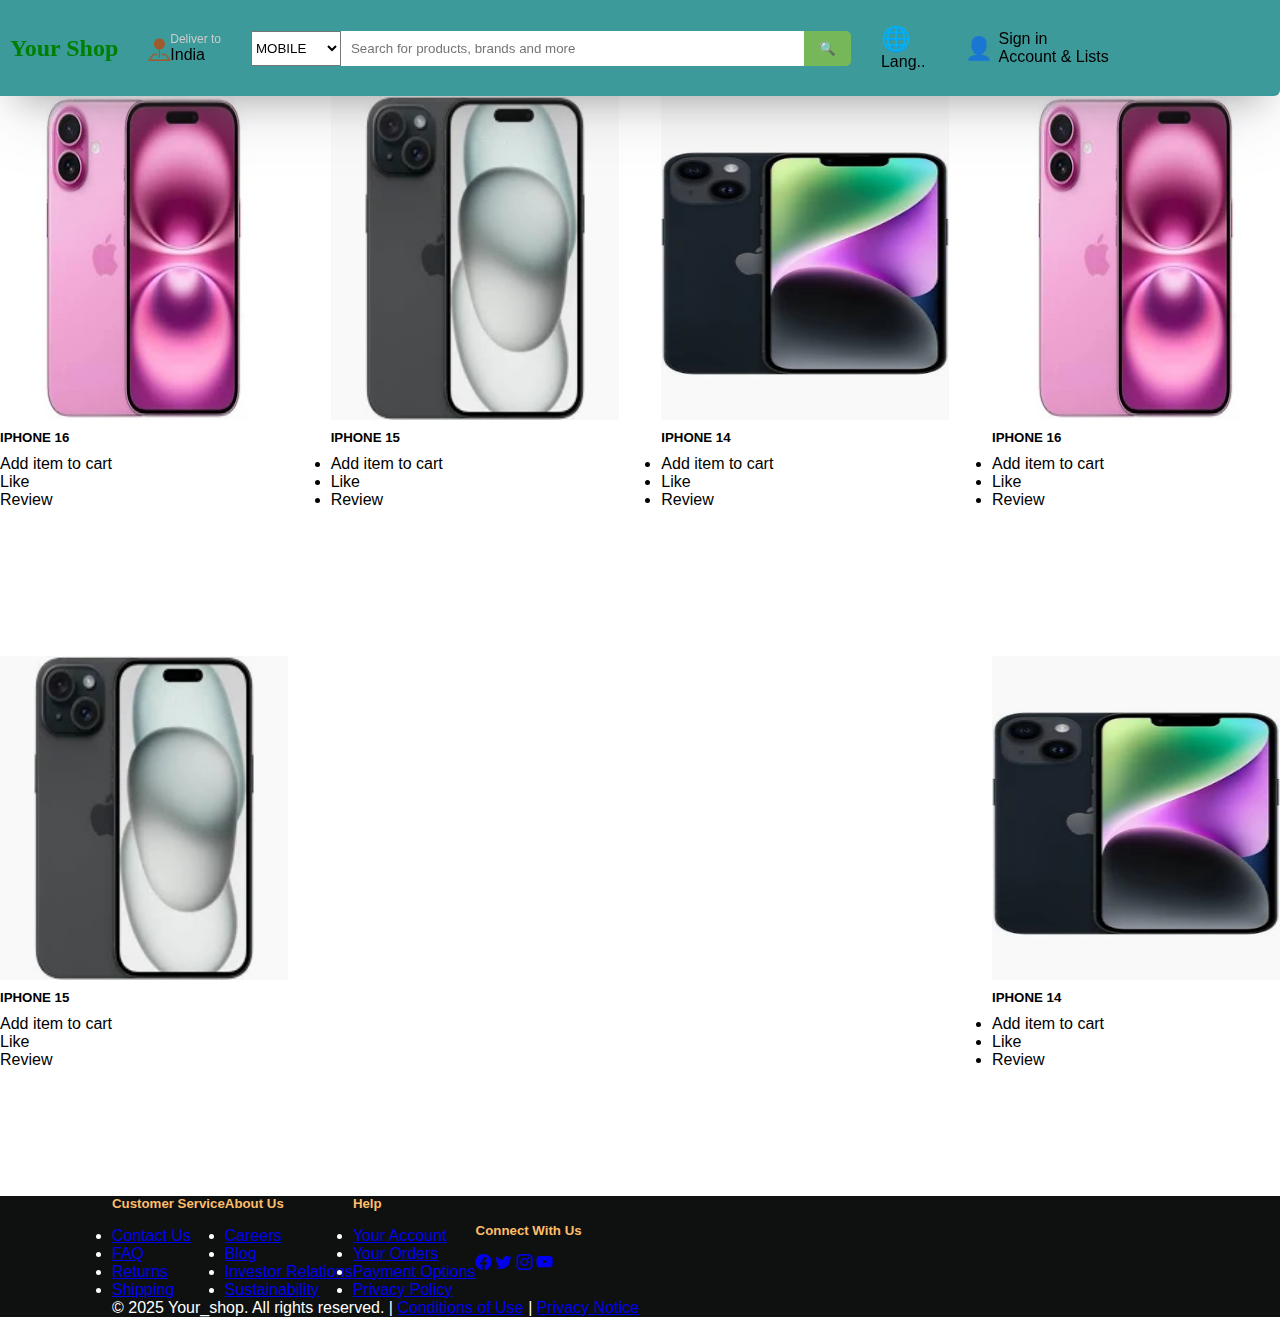
<file: Frontend/index.html>
<!DOCTYPE html>
<html lang="en">

<head>
    <meta charset="UTF-8">
    <meta name="viewport" content="width=device-width, initial-scale=1.0">
    <title>Index page</title>
    <link rel="stylesheet" href="styles.css">
    <link href="https://cdn.jsdelivr.net/npm/bootstrap@5.3.5/dist/css/bootstrap.min.css" rel="stylesheet"
        integrity="sha384-SgOJa3DmI69IUzQ2PVdRZhwQ+dy64/BUtbMJw1MZ8t5HZApcHrRKUc4W0kG879m7" crossorigin="anonymous">
    <link href="https://cdn.jsdelivr.net/npm/bootstrap-icons/font/bootstrap-icons.css" rel="stylesheet">
</head>

<body>
    <div>
        <nav class="navbar sticky-top bg-light">
            <!-- Logo -->
            <div class="logo" style="color: black;">
            <h1 style="font-family: 'Lucida Handwriting', cursive; color: green; font-size: 1.5rem; margin: 0;">
                Your Shop
            </h1>
            </div>

            <!-- Delivery Location -->
            <div class="delivery-location d-flex align-items-center">
            <span class="me-2" style="color: rgb(158, 91, 44); font-size: 1.4rem;"><i
                class="bi bi-pin-map-fill"></i></span>
            <div class="location-text text-success" style="color: black;">
                <p class="mb-0 text-end">Deliver to</p>
                <p class="mb-0 text-end">India</p>
            </div>
            </div>

            <!-- Search Bar -->
            <div class="search-bar">
               <select class="form-select me-2" style="width: auto;">
                    <option>MOBILE</option>
                    <option>IPHONE</option>
                    <option>SAMSUNG</option>
                    <option>REALME</option>
                    <option>POCO</option>
                </select>
            <input type="text" class="search-input" placeholder="Search for products, brands and more"
                aria-label="Search">
            <button class="search-button">🔍</button>
            </div>

            <!-- Right Section -->
            <div class="right-section">
            <!-- Language Selector -->
            <div class="language-selector">
                <span class="language-icon" style="font-size: 1.5rem;">🌐</span>
                <p style="color: black;">Lang..</p>
                <div class="language-dropdown">
                <div class="lan1">English</div>
                <div class="lan2">Hindi</div>
                <div class="lan3">Marathi</div>
                <div class="lan4">Gujrati</div>
                </div>
            </div>

            <!-- Profile Section -->
            <div class="profile-section">
                <span style="font-size: 1.4rem;">👤</span>
                <div style="color: black;">
                <p class="mb-0 text-end" > Sign in</p>
                <p class="mb-0 text-end" >Account & Lists</p>
                </div>
            </div>
            </div>
        </nav>
    
        <div class="container d-flex flex-wrap justify-content-center" style="z-index:1000" >
            <div class="card m-3" style="width: 18rem;" onclick="window.location.href='./product.html';">
                <img src="./assests/iphone16.webp" class="card-img-top" alt="..." style="width: 100%; height: 324px;">
                <div class="card-body">
                    <h5 class="card-title"><b>IPHONE 16</b></h5>
                </div>
                <ul class="list-group list-group-flush">
                    <li class="list-group-item">Add item to cart</li>
                    <li class="list-group-item">Like</li>
                    <li class="list-group-item">Review</li>
                </ul>
            </div>
            <div class="card m-3" style="width: 18rem;" onclick="window.location.href='./product.html';">
                <img src="./assests/iphone15.webp" class="card-img-top" alt="..." style="width: 100%; height: 324px;">
                <div class="card-body">
                    <h5 class="card-title"><b>IPHONE 15</b></h5>
                </div>
                <ul class="list-group list-group-flush">
                    <li class="list-group-item">Add item to cart</li>
                    <li class="list-group-item">Like</li>
                    <li class="list-group-item">Review</li>
                </ul>
            </div>
            <div class="card m-3" style="width: 18rem;" onclick="window.location.href='./product.html';">
                <img src="./assests/iphone14.webp" class="card-img-top" alt="..." style="width: 100%; height: 324px;">
                <div class="card-body">
                    <h5 class="card-title"><b>IPHONE 14</b></h5>
                </div>
                <ul class="list-group list-group-flush">
                    <li class="list-group-item">Add item to cart</li>
                    <li class="list-group-item">Like</li>
                    <li class="list-group-item">Review</li>
                </ul>
            </div>
            <div class="card m-3" style="width: 18rem;" onclick="window.location.href='./product.html';">
                <img src="./assests/iphone16.webp" class="card-img-top" alt="..." style="width: 100%; height: 324px;">
                <div class="card-body">
                    <h5 class="card-title"><b>IPHONE 16</b></h5>
                   
                </div>
                <ul class="list-group list-group-flush">
                    <li class="list-group-item">Add item to cart</li>
                    <li class="list-group-item">Like</li>
                    <li class="list-group-item">Review</li>
                </ul>
            </div>
            <div class="card m-3" style="width: 18rem;" onclick="window.location.href='./product.html';">
                <img src="./assests/iphone15.webp" class="card-img-top" alt="..." style="width: 100%; height: 324px;">
                <div class="card-body">
                    <h5 class="card-title"><b>IPHONE 15</b></h5>
                </div>
                <ul class="list-group list-group-flush">
                    <li class="list-group-item">Add item to cart</li>
                    <li class="list-group-item">Like</li>
                    <li class="list-group-item">Review</li>
                </ul>
            </div>
            <div class="card m-3" style="width: 18rem;" onclick="window.location.href='./product.html';" >
                <img src="./assests/iphone14.webp" class="card-img-top" alt="..." style="width: 100%; height: 324px;">
                <div class="card-body">
                    <h5 class="card-title"><b>IPHONE 14</b></h5>
                </div>
                <ul class="list-group list-group-flush">
                    <li class="list-group-item">Add item to cart</li>
                    <li class="list-group-item">Like</li>
                    <li class="list-group-item">Review</li>
                </ul>
            </div>
        </div>
<div>
    <footer class="footer mt-5 bg-dark text-white py-5">
        <div class="footer_container">
            <div class="row">
    
                <!-- Footer Sections -->
                <div class="col-md-3 col-6 mb-4">
                    <h5>Customer Service</h5>
                    <ul class="list-unstyled">
                        <li><a href="#" class="text-white text-decoration-none">Contact Us</a></li>
                        <li><a href="#" class="text-white text-decoration-none">FAQ</a></li>
                        <li><a href="#" class="text-white text-decoration-none">Returns</a></li>
                        <li><a href="#" class="text-white text-decoration-none">Shipping</a></li>
                    </ul>
                </div>
    
                <div class="col-md-3 col-6 mb-4">
                    <h5>About Us</h5>
                    <ul class="list-unstyled">
                        <li><a href="#" class="text-white text-decoration-none">Careers</a></li>
                        <li><a href="#" class="text-white text-decoration-none">Blog</a></li>
                    <li><a href="#" class="text-white text-decoration-none">Investor Relations</a></li>
                    <li><a href="#" class="text-white text-decoration-none">Sustainability</a></li>
                </ul>
            </div>

            <div class="col-md-3 col-6 mb-4">
                <h5>Help</h5>
                <ul class="list-unstyled">
                    <li><a href="#" class="text-white text-decoration-none">Your Account</a></li>
                    <li><a href="#" class="text-white text-decoration-none">Your Orders</a></li>
                    <li><a href="#" class="text-white text-decoration-none">Payment Options</a></li>
                    <li><a href="#" class="text-white text-decoration-none">Privacy Policy</a></li>
                </ul>
            </div>

            <div class="col-md-3 col-6 mb-4">
                <h5>Connect With Us</h5>
                <div class="social-icons">
                    <a href="#" class="text-white me-3"><i class="bi bi-facebook fs-4"></i></a>
                    <a href="#" class="text-white me-3"><i class="bi bi-twitter fs-4"></i></a>
                    <a href="#" class="text-white me-3"><i class="bi bi-instagram fs-4"></i></a>
                    <a href="#" class="text-white me-3"><i class="bi bi-youtube fs-4"></i></a>
                </div>
            </div>
        </div>

        <!-- Copyright -->
        <div class="row pt-4 border-top">
            <div class="col-12 text-center">
                <p class="mb-0">
                    &copy; 2025 Your_shop. All rights reserved.
                    <span class="mx-2">|</span>
                    <a href="#" class="text-white text-decoration-none">Conditions of Use</a>
                    <span class="mx-2">|</span>
                    <a href="#" class="text-white text-decoration-none">Privacy Notice</a>
                </p>
            </div>
        </div>
    </div>
     <!-- Back to Top Floating Button -->
    <button id="backToTop" class="btn btn-primary rounded-circle shadow-lg" 
            style="position: fixed; bottom: 20px; right: 20px; display: none;">
        <i class="bi bi-arrow-up"></i>
    </button>
</footer>
</div>
    </div>
    <script src="https://cdn.jsdelivr.net/npm/bootstrap@5.3.5/dist/js/bootstrap.bundle.min.js"
        integrity="sha384-k6d4wzSIapyDyv1kpU366/PK5hCdSbCRGRCMv+eplOQJWyd1fbcAu9OCUj5zNLiq"
        crossorigin="anonymous"></script>
    <script src="script.js"></script>
</body>

</html>
</file>
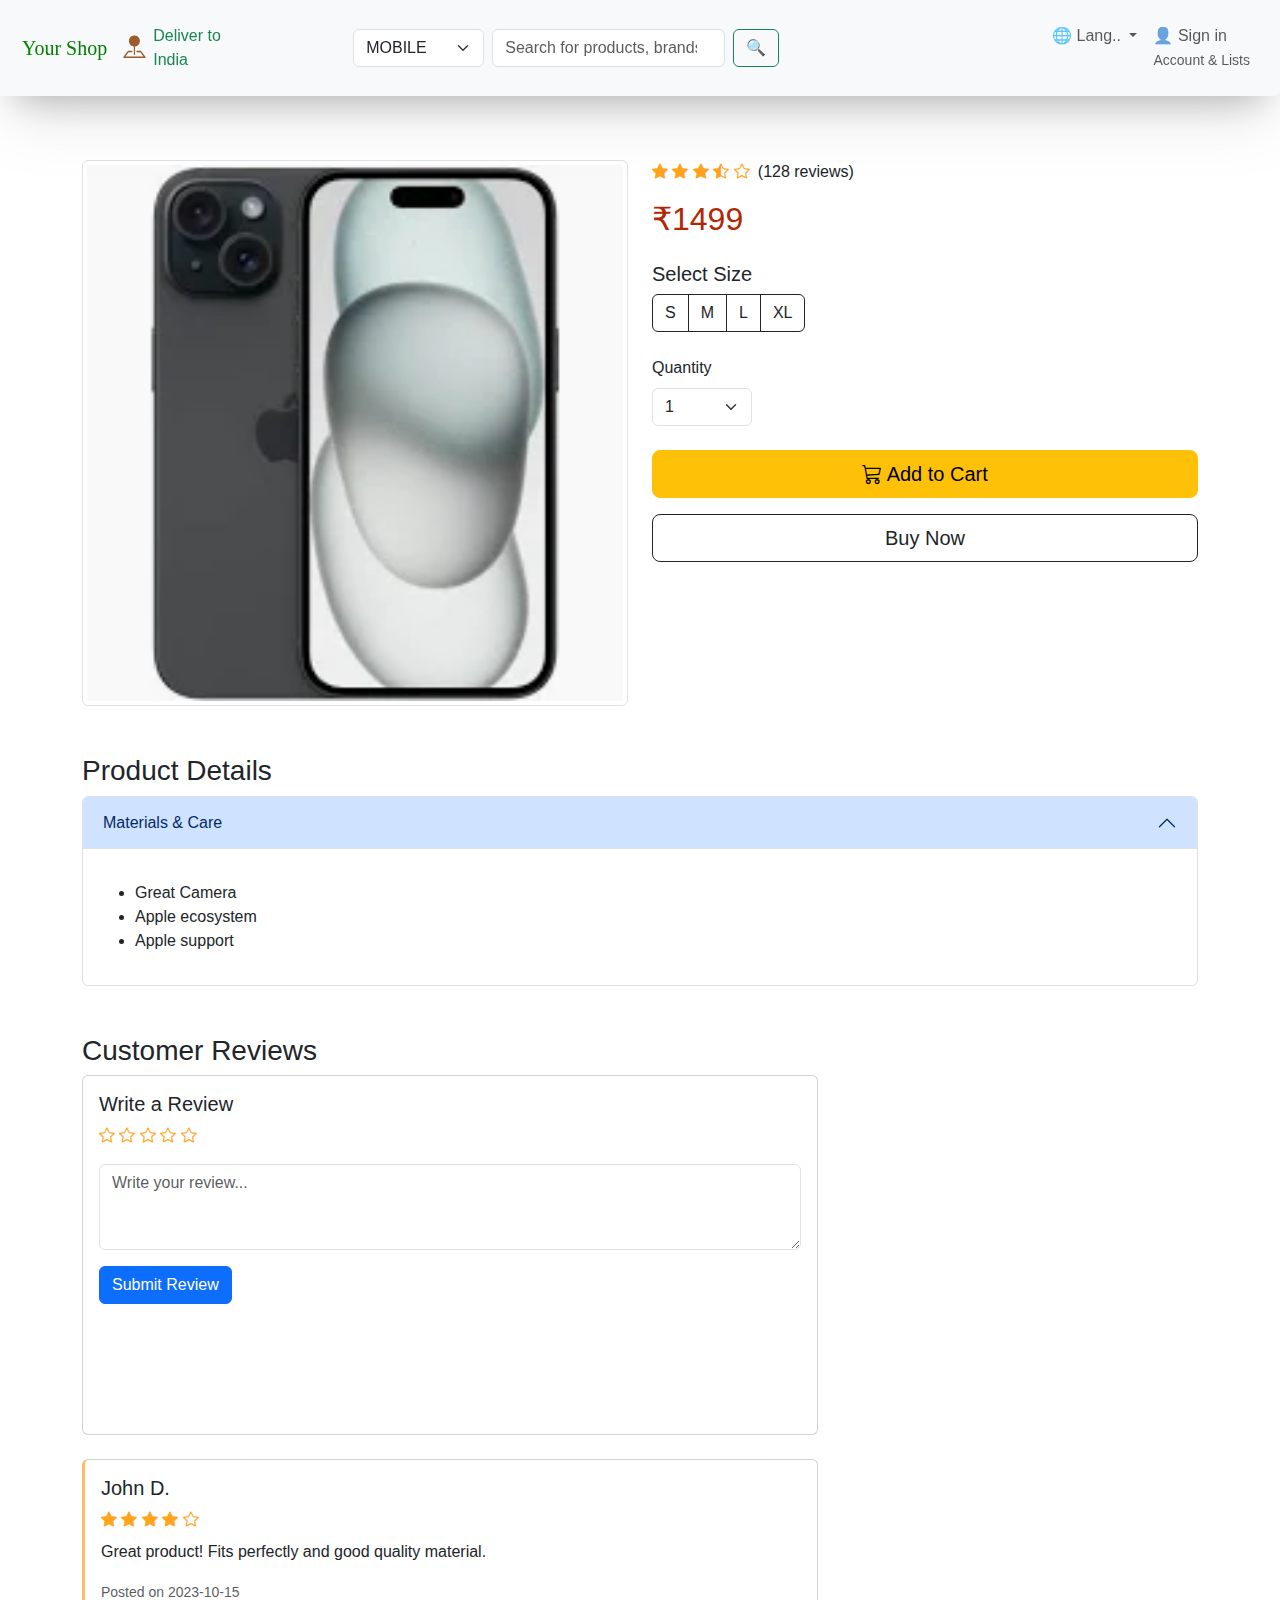
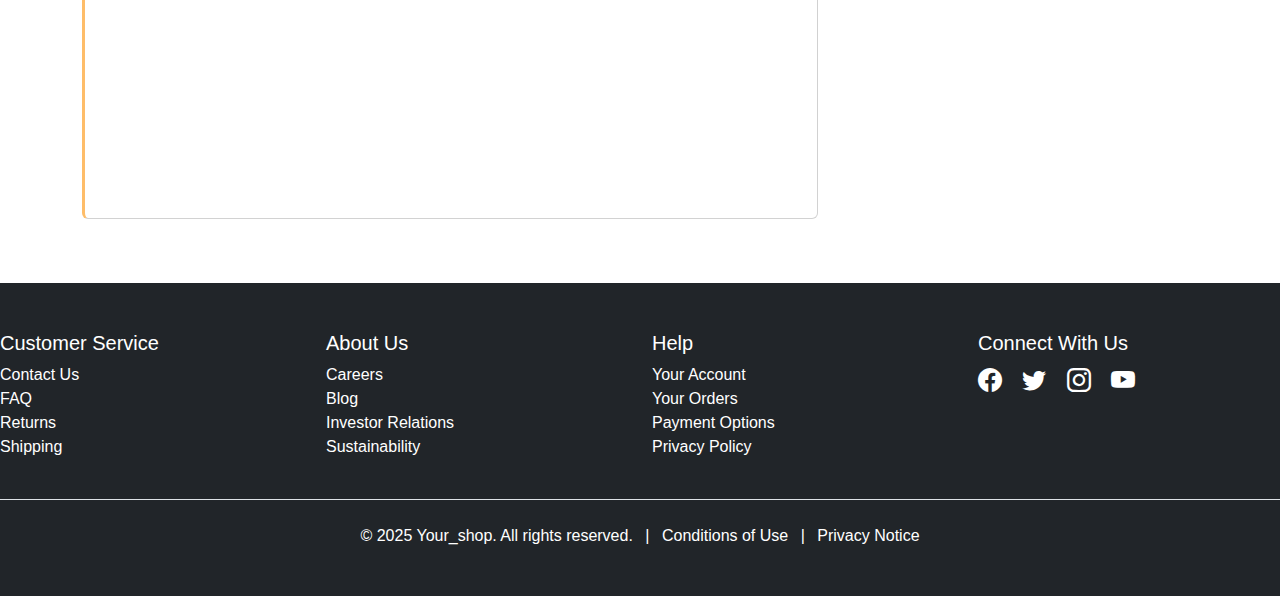
<file: Frontend/product.html>
<!DOCTYPE html>
<html lang="en">

<head>

    <meta charset="UTF-8">
    <meta name="viewport" content="width=device-width, initial-scale=1.0">
    <title>Product Details</title>
    <link href="https://cdn.jsdelivr.net/npm/bootstrap@5.3.5/dist/css/bootstrap.min.css" rel="stylesheet">
    <link rel="stylesheet" href="https://cdn.jsdelivr.net/npm/bootstrap-icons@1.10.0/font/bootstrap-icons.css">
    <link rel="stylesheet" href="styles2.css">
</head>
<body>
    <div>
        <nav class="navbar navbar-expand-lg navbar-light bg-light sticky-top">
            <div class="container-fluid">
            <!-- Logo -->
            <a class="navbar-brand" href="#" style="font-family: 'Lucida Handwriting', cursive; color: green;">
                Your Shop
            </a>

            <!-- Delivery Location -->
            <div class="d-flex align-items-center">
                <span class="me-2" style="color: rgb(158, 91, 44); font-size: 1.4rem;">
                <i class="bi bi-pin-map-fill"></i>
                </span>
                <div class="text-success">
                <p class="mb-0">Deliver to</p>
                <p class="mb-0">India</p>
                </div>
            </div>

            <!-- Toggler for Mobile View -->
            <button class="navbar-toggler" type="button" data-bs-toggle="collapse" data-bs-target="#navbarContent"
                aria-controls="navbarContent" aria-expanded="false" aria-label="Toggle navigation">
                <span class="navbar-toggler-icon"></span>
            </button>

            <!-- Navbar Content -->
            <div class="collapse navbar-collapse" id="navbarContent">
                <!-- Search Bar -->
                <form class="d-flex mx-auto">
                <select class="form-select me-2" style="width: auto;">
                    <option>MOBILE</option>
                    <option>IPHONE</option>
                    <option>SAMSUNG</option>
                    <option>REALME</option>
                    <option>POCO</option>
                </select>
                <input class="form-control me-2" type="search" placeholder="Search for products, brands and more"
                    aria-label="Search">
                <button class="btn btn-outline-success" type="submit">🔍</button>
                </form>

                <!-- Right Section -->
                <ul class="navbar-nav ms-auto mb-2 mb-lg-0">
                <!-- Language Selector -->
                <li class="nav-item dropdown">
                    <a class="nav-link dropdown-toggle" href="#" id="languageDropdown" role="button"
                    data-bs-toggle="dropdown" aria-expanded="false">
                    🌐 Lang..
                    </a>
                    <ul class="dropdown-menu" aria-labelledby="languageDropdown">
                    <li><a class="dropdown-item" href="#">English</a></li>
                    <li><a class="dropdown-item" href="#">Hindi</a></li>
                    <li><a class="dropdown-item" href="#">Marathi</a></li>
                    <li><a class="dropdown-item" href="#">Gujarati</a></li>
                    </ul>
                </li>

                <!-- Profile Section -->
                <li class="nav-item">
                    <a class="nav-link" href="#">
                    👤 Sign in<br>
                    <small>Account & Lists</small>
                    </a>
                </li>
                </ul>
            </div>
            </div>
        </nav>

        <div class="container my-5">
            <!-- Product Main Section -->
            <div class="row">
                <!-- Product Images -->
                <div class="col-md-6">
                    <div class="product-gallery">
                        <div class="row mt-3">
                            <div class="col-12">
                                <img src="./assests/iphone15.webp" class="img-fluid img-thumbnail"
                                    onclick="changeImage(this.src)" style="width: 100%; height: auto; object-fit: cover;">
                            </div>
                        </div>
                    </div>
                </div>

                <!-- Product Details -->
                <div class="col-md-6">
                    <h1 id="productTitle" class="mb-3"></h1>
                    <div class="d-flex align-items-center mb-3">
                        <span class="rating-stars">
                            <i class="bi bi-star-fill"></i>
                            <i class="bi bi-star-fill"></i>
                            <i class="bi bi-star-fill"></i>
                            <i class="bi bi-star-half"></i>
                            <i class="bi bi-star"></i>
                        </span>
                        <span class="ms-2">(128 reviews)</span>
                    </div>
                    <h2 class="price-badge">₹<span id="productPrice">1499</span></h2>

                    <div class="my-4">
                        <h5>Select Size</h5>
                        <div class="btn-group" role="group">
                            <button type="button" class="btn btn-outline-dark">S</button>
                            <button type="button" class="btn btn-outline-dark">M</button>
                            <button type="button" class="btn btn-outline-dark">L</button>
                            <button type="button" class="btn btn-outline-dark">XL</button>
                        </div>
                    </div>

                    <div class="mb-4">
                        <label for="quantity" class="form-label">Quantity</label>
                        <select class="form-select" style="width: 100px">
                            <option>1</option>
                            <option>2</option>
                            <option>3</option>
                            <option>4</option>
                        </select>
                    </div>

                    <button class="btn btn-warning btn-lg w-100 mb-3">
                        <i class="bi bi-cart3"></i> Add to Cart
                    </button>
                    <button class="btn btn-outline-dark btn-lg w-100">
                        Buy Now
                    </button>
                </div>
            </div>

            <!-- Product Description -->
            <div class="row mt-5">
                <div class="col-12">
                    <h3>Product Details</h3>
                    <div class="accordion" id="productAccordion">
                        <div class="accordion-item">
                            <h2 class="accordion-header">
                                <button class="accordion-button" type="button" data-bs-toggle="collapse"
                                    data-bs-target="#materials">
                                    Materials & Care
                                </button>
                            </h2>
                            <div id="materials" class="accordion-collapse collapse show"
                                data-bs-parent="#productAccordion">
                                <div class="accordion-body">
                                    <p id="materialDetails"></p>
                                    <ul>
                                        <li>Great Camera</li>
                                        <li>Apple ecosystem</li>
                                        <li>Apple support</li>
                                    </ul>
                                </div>
                            </div>
                        </div>
                    </div>
                </div>
            </div>

            <!-- Customer Reviews -->
            <div class="row mt-5">
                <div class="col-md-8">
                    <h3>Customer Reviews</h3>

                    <!-- Review Form -->
                    <div class="card mb-4">
                        <div class="card-body">
                            <h5>Write a Review</h5>
                            <div class="mb-3">
                                <div class="rating-stars" id="reviewStars">
                                    <i class="bi bi-star" onmouseover="rateProduct(1)"></i>
                                    <i class="bi bi-star" onmouseover="rateProduct(2)"></i>
                                    <i class="bi bi-star" onmouseover="rateProduct(3)"></i>
                                    <i class="bi bi-star" onmouseover="rateProduct(4)"></i>
                                    <i class="bi bi-star" onmouseover="rateProduct(5)"></i>
                                </div>
                            </div>
                            <textarea class="form-control mb-3" rows="3" placeholder="Write your review..."></textarea>
                            <button class="btn btn-primary" onclick="submitReview()">Submit Review</button>
                        </div>
                    </div>

                    <!-- Existing Reviews -->
                    <div id="reviewsContainer">
                        <div class="card mb-3 review-card">
                            <div class="card-body">
                                <h5>John D.</h5>
                                <div class="rating-stars">
                                    <i class="bi bi-star-fill"></i>
                                    <i class="bi bi-star-fill"></i>
                                    <i class="bi bi-star-fill"></i>
                                    <i class="bi bi-star-fill"></i>
                                    <i class="bi bi-star"></i>
                                </div>
                                <p class="mt-2">Great product! Fits perfectly and good quality material.</p>
                                <small class="text-muted">Posted on 2023-10-15</small>
                            </div>
                        </div>
                    </div>
                </div>
            </div>
        </div>
    </div>
</body>
<footer class="footer mt-5 bg-dark text-white py-5">
    <div class="footer_container">
        <div class="row">

            <!-- Footer Sections -->
            <div class="col-md-3 col-6 mb-4">
                <h5>Customer Service</h5>
                <ul class="list-unstyled">
                    <li><a href="#" class="text-white text-decoration-none">Contact Us</a></li>
                    <li><a href="#" class="text-white text-decoration-none">FAQ</a></li>
                    <li><a href="#" class="text-white text-decoration-none">Returns</a></li>
                    <li><a href="#" class="text-white text-decoration-none">Shipping</a></li>
                </ul>
            </div>

            <div class="col-md-3 col-6 mb-4">
                <h5>About Us</h5>
                <ul class="list-unstyled">
                    <li><a href="#" class="text-white text-decoration-none">Careers</a></li>
                    <li><a href="#" class="text-white text-decoration-none">Blog</a></li>
                <li><a href="#" class="text-white text-decoration-none">Investor Relations</a></li>
                <li><a href="#" class="text-white text-decoration-none">Sustainability</a></li>
            </ul>
        </div>

        <div class="col-md-3 col-6 mb-4">
            <h5>Help</h5>
            <ul class="list-unstyled">
                <li><a href="#" class="text-white text-decoration-none">Your Account</a></li>
                <li><a href="#" class="text-white text-decoration-none">Your Orders</a></li>
                <li><a href="#" class="text-white text-decoration-none">Payment Options</a></li>
                <li><a href="#" class="text-white text-decoration-none">Privacy Policy</a></li>
            </ul>
        </div>

        <div class="col-md-3 col-6 mb-4">
            <h5>Connect With Us</h5>
            <div class="social-icons">
                <a href="#" class="text-white me-3"><i class="bi bi-facebook fs-4"></i></a>
                <a href="#" class="text-white me-3"><i class="bi bi-twitter fs-4"></i></a>
                <a href="#" class="text-white me-3"><i class="bi bi-instagram fs-4"></i></a>
                <a href="#" class="text-white me-3"><i class="bi bi-youtube fs-4"></i></a>
            </div>
        </div>
    </div>

    <!-- Copyright -->
    <div class="row pt-4 border-top">
        <div class="col-12 text-center">
            <p class="mb-0">
                &copy; 2025 Your_shop. All rights reserved.
                <span class="mx-2">|</span>
                <a href="#" class="text-white text-decoration-none">Conditions of Use</a>
                <span class="mx-2">|</span>
                <a href="#" class="text-white text-decoration-none">Privacy Notice</a>
            </p>
        </div>
    </div>
</div>
 <!-- Back to Top Floating Button -->
<button id="backToTop" class="btn btn-primary rounded-circle shadow-lg" 
        style="position: fixed; bottom: 20px; right: 20px; display: none;">
    <i class="bi bi-arrow-up"></i>
</button>
</footer>
</html>
</file>
<file: Frontend/styles.css>
* {
    margin: 0;
    padding: 0;
    box-sizing: border-box;
    font-family: Arial, sans-serif;
}

.navbar {
    display: flex;
    align-items: center;
    background-color: #3d9a9a;
    padding: 10px 10px;
    color: white;
    gap: 20px;
    height:6rem;
    position: sticky;
    top: 0; /* Ensure sticky positioning works */
    border-radius: 0 0 6px 0px;
    box-shadow: rgba(137, 137, 140, 0.25) 0px 30px 60px -12px, rgba(0, 0, 0, 0.3) 0px 18px 36px -18px;
}
.container{
    display: flex;
    /* flex-direction: column; */
    justify-content: space-between;
    align-items: center;
    flex-wrap: wrap;
    gap: 20px;
    /* padding: 20px; */
}

.card{
    width:30vw;
    height: 60vh;
    
}
.card:hover
{
    border-top: 3px solid red;
    box-shadow: rgba(50, 50, 93, 0.25) 0px 30px 60px -12px, rgba(0, 0, 0, 0.3) 0px 18px 36px -18px;
    transition: all 0.3s ease;
}
.navbar div:hover{
    z-index:100;
}

.logo .h1{
    width: 300px; 
}


.delivery-location {
    display: flex;
    align-items: flex-end;
    gap: 0px;
    cursor: pointer;
    padding: 5px 10px;
}

.delivery-location:hover {
    border: 1px solid 4px white;
}

.location-text p:first-child {
    font-size: 12px;
    color: #cccccc;
}

.search-bar {
    flex-grow: 1;
    display: flex;
    max-width: 600px;
}

.search-select {
    background-color: #e6e6e6;
    padding: 10px;
    border-radius: 5px 5px 5px 5px;
    border: none;
}

.search-input {
    width: 100%;
    padding: 10px;
    border: none;
}

.search-button {
    background-color: #76b859;
    padding: 10px 15px;
    border: none;
    border-radius: 0 5px 5px 0;
    cursor: pointer;
}

.right-section {
    display: flex;
    gap: 20px;
    align-items: center;
}

.language-selector {
    position: relative;
    padding: 5px 10px;
    cursor: pointer;
}

.language-dropdown {
    display: none;
    position: absolute;
    top: 100%;
    right: 0;
    background-color: white;
    color: black;
    padding: 10px;
    min-width: 150px;
    box-shadow: 0 2px 5px rgba(0,0,0,0.2);
    
}

.language-selector:hover .language-dropdown {
    display: block;
}

.profile-section {
    display: flex;
    align-items: center;
    gap: 5px;
    padding: 5px 10px;
    cursor: pointer;
}

.profile-section:hover {
    border: 1px solid white;
}

.card{
    display: flex;
    flex-direction: column;
    gap: 10px;
}

.footer {
    background-color: #0f1111;
    color: white;
}

.footer a:hover {
    color: #febd69 !important;
}

.footer h5 {
    color: #febd69;
    margin-bottom: 1rem;
}

#backToTop {
    width: 50px;
    height: 50px;
}
.container li{
    cursor: pointer;
}

.product-gallery {
    max-width: 600px;
    margin: auto;
}
.product-image {
    width: 100%;
    height: 500px;
    object-fit: contain;
}
.price-badge {
    font-size: 2rem;
    color: #B12704;
}
.review-card {
    border-left: 3px solid #febd69;
}
.rating-stars {
    color: #ffa41c;
}

.product-image {
    transition: transform 0.3s;
}
.product-image:hover {
    transform: scale(1.05);
}
.img-thumbnail {
    cursor: pointer;
    transition: border-color 0.3s;
}
.img-thumbnail:hover {
    border-color: #febd69;
}
.list-group-item:hover{
    background-color:#a09fa2;
}
.social-icons mt-3
{
width:fit-content
}
.row
{
 display: flex;
align-items: center;
padding-left: 7rem;
}
.lan1:hover
{
    background-color:#a09fa2;
}
.lan2:hover
{
    background-color:#a09fa2;
}
.lan3:hover
{
    background-color:#a09fa2;
}
.lan4:hover
{
    background-color:#a09fa2;
}
</file>
<file: Frontend/styles2.css>
* {
    margin: 0;
    padding: 0;
    box-sizing: border-box;
    font-family: Arial, sans-serif;
}
.card{
    width:100%;
    height: 40vh;
    
}
.navbar {
    display: flex;
    align-items: center;
    background-color: #f2f9f9;
    padding: 10px 10px;
    color: white;
    gap: 20px;
    height:6rem;
    position: sticky;
    top: 0; /* Ensure sticky positioning works */
    border-radius: 0 0 6px 0px;
    box-shadow: rgba(137, 137, 140, 0.25) 0px 30px 60px -12px, rgba(0, 0, 0, 0.3) 0px 18px 36px -18px;
}
navbar div:hover{
    z-index:100;
}

.logo .h1{
    width: 300px; 
}


.delivery-location {
    display: flex;
    align-items: flex-end;
    gap: 0px;
    cursor: pointer;
    padding: 5px 10px;
}

.delivery-location:hover {
    border: 1px solid 4px white;
}

.location-text p:first-child {
    font-size: 12px;
    color: #cccccc;
}

.search-bar {
    flex-grow: 1;
    display: flex;
    max-width: 600px;
}

.search-select {
    background-color: #e6e6e6;
    padding: 10px;
    border-radius: 5px 5px 5px 5px;
    border: none;
}

.search-input {
    width: 100%;
    padding: 10px;
    border: none;
}

.search-button {
    background-color: #76b859;
    padding: 10px 15px;
    border: none;
    border-radius: 0 5px 5px 0;
    cursor: pointer;
}

.right-section {
    display: flex;
    gap: 20px;
    align-items: center;
}

.language-selector {
    position: relative;
    padding: 5px 10px;
    cursor: pointer;
}

.language-dropdown {
    display: none;
    position: absolute;
    top: 100%;
    right: 0;
    background-color: white;
    color: black;
    padding: 10px;
    min-width: 150px;
    box-shadow: 0 2px 5px rgba(0,0,0,0.2);
    
}

.language-selector:hover .language-dropdown {
    display: block;
}

.profile-section {
    display: flex;
    align-items: center;
    gap: 5px;
    padding: 5px 10px;
    cursor: pointer;
}
.product-gallery {
    max-width: 600px;
    margin: auto;
}
.product-image {
    width: 100%;
    height: 500px;
    object-fit: contain;
}
.price-badge {
    font-size: 2rem;
    color: #B12704;
}
.review-card {
    border-left: 3px solid #febd69;
}
.rating-stars {
    color: #ffa41c;
}

.product-image {
    transition: transform 0.3s;
}
#backToTop {
    width: 50px;
    height: 50px;
}
.product-image:hover {
    transform: scale(1.05);
}
.img-thumbnail {
    cursor: pointer;
    transition: border-color 0.3s;
}
.img-thumbnail:hover {
    border-color: #febd69;
}
.lan1:hover
{
    background-color:#a09fa2;
}
.lan2:hover
{
    background-color:#a09fa2;
}
.lan3:hover
{
    background-color:#a09fa2;
}
.lan4:hover
{
    background-color:#a09fa2;
}
.list-group-item:hover{
    background-color:#a09fa2;
}
.profile-section:hover {
    border: 1px solid white;
}

.card:hover
{
    border-top: 3px solid red;
    box-shadow: rgba(50, 50, 93, 0.25) 0px 30px 60px -12px, rgba(0, 0, 0, 0.3) 0px 18px 36px -18px;
    transition: all 0.3s ease;
}
</file>
